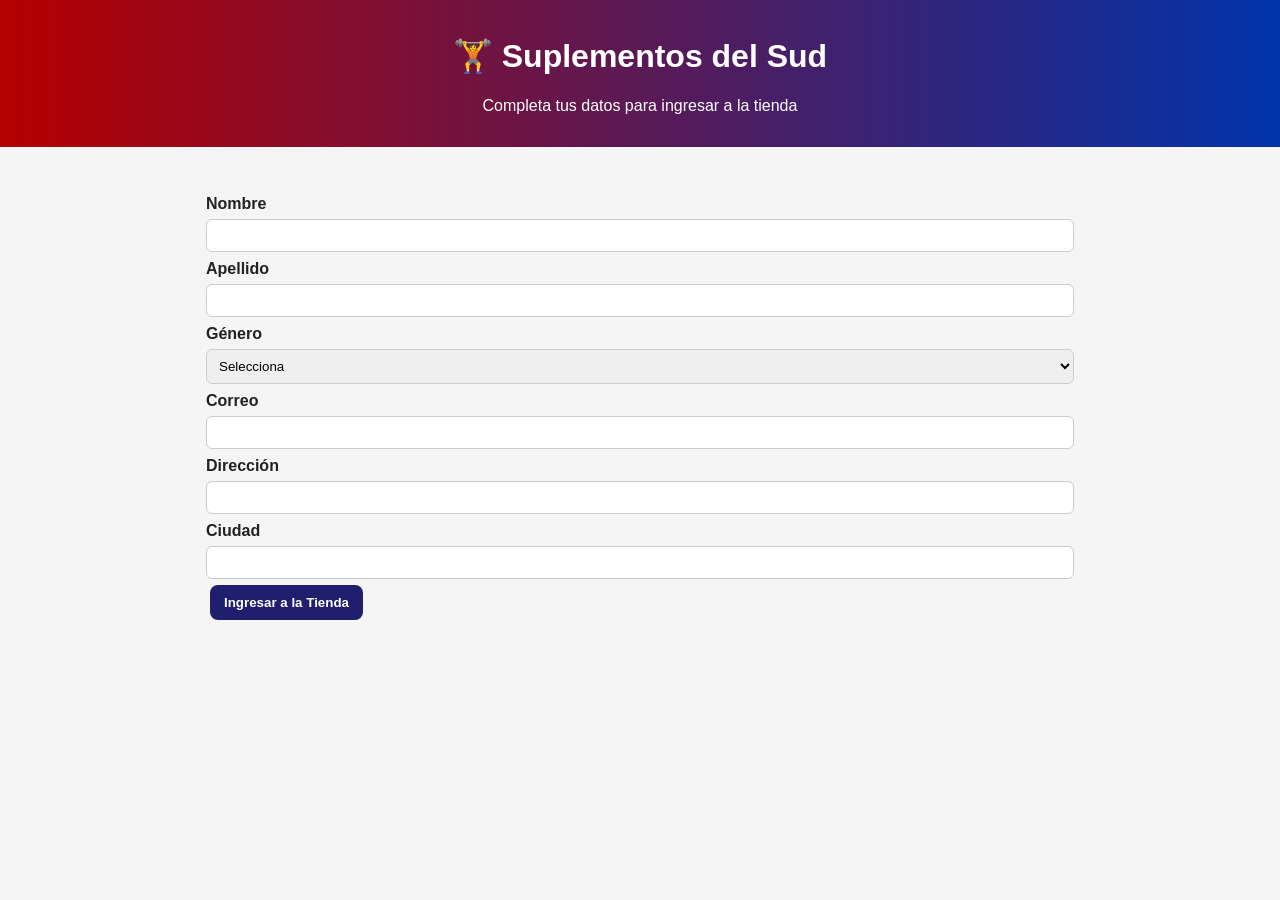
<file: index.html>
<!DOCTYPE html>
<html lang="es">
<head>
  <meta charset="utf-8" />
  <meta name="viewport" content="width=device-width,initial-scale=1" />
  <title>Registro - Suplementos del Sud</title>
  <link rel="stylesheet" href="style.css">
  <script src="script.js" defer></script>
</head>
<body>
  <header>
    <h1>🏋️ Suplementos del Sud</h1>
    <p>Completa tus datos para ingresar a la tienda</p>
  </header>

  <main>
    <label>Nombre</label>
    <input id="nombre" type="text" required>

    <label>Apellido</label>
    <input id="apellido" type="text" required>

    <label>Género</label>
    <select id="genero">
      <option value="">Selecciona</option>
      <option>Masculino</option>
      <option>Femenino</option>
    </select>

    <label>Correo</label>
    <input id="correo" type="email" required>

    <label>Dirección</label>
    <input id="direccion" type="text">

    <label>Ciudad</label>
    <input id="ciudad" type="text">

    <button id="btnIrTienda" class="btn-principal" type="button">Ingresar a la Tienda</button>
  </main>

  <!-- ✅ Script adicional -->
  <script>
    document.getElementById("btnIrTienda").addEventListener("click", () => {
      // Validar campos obligatorios
      const nombre = document.getElementById("nombre").value.trim();
      const apellido = document.getElementById("apellido").value.trim();
      const correo = document.getElementById("correo").value.trim();

      if (!nombre || !apellido || !correo) {
        alert("⚠️ Por favor completa los campos obligatorios (nombre, apellido y correo).");
        return;
      }

      // Guardar datos del cliente en localStorage
      const cliente = {
        nombre,
        apellido,
        genero: document.getElementById("genero").value,
        correo,
        direccion: document.getElementById("direccion").value.trim(),
        ciudad: document.getElementById("ciudad").value.trim()
      };

      localStorage.setItem("cliente", JSON.stringify(cliente));

      // Redirigir a la tienda
      window.location.href = "tienda.html";
    });
  </script>
</body>
</html>
</file>
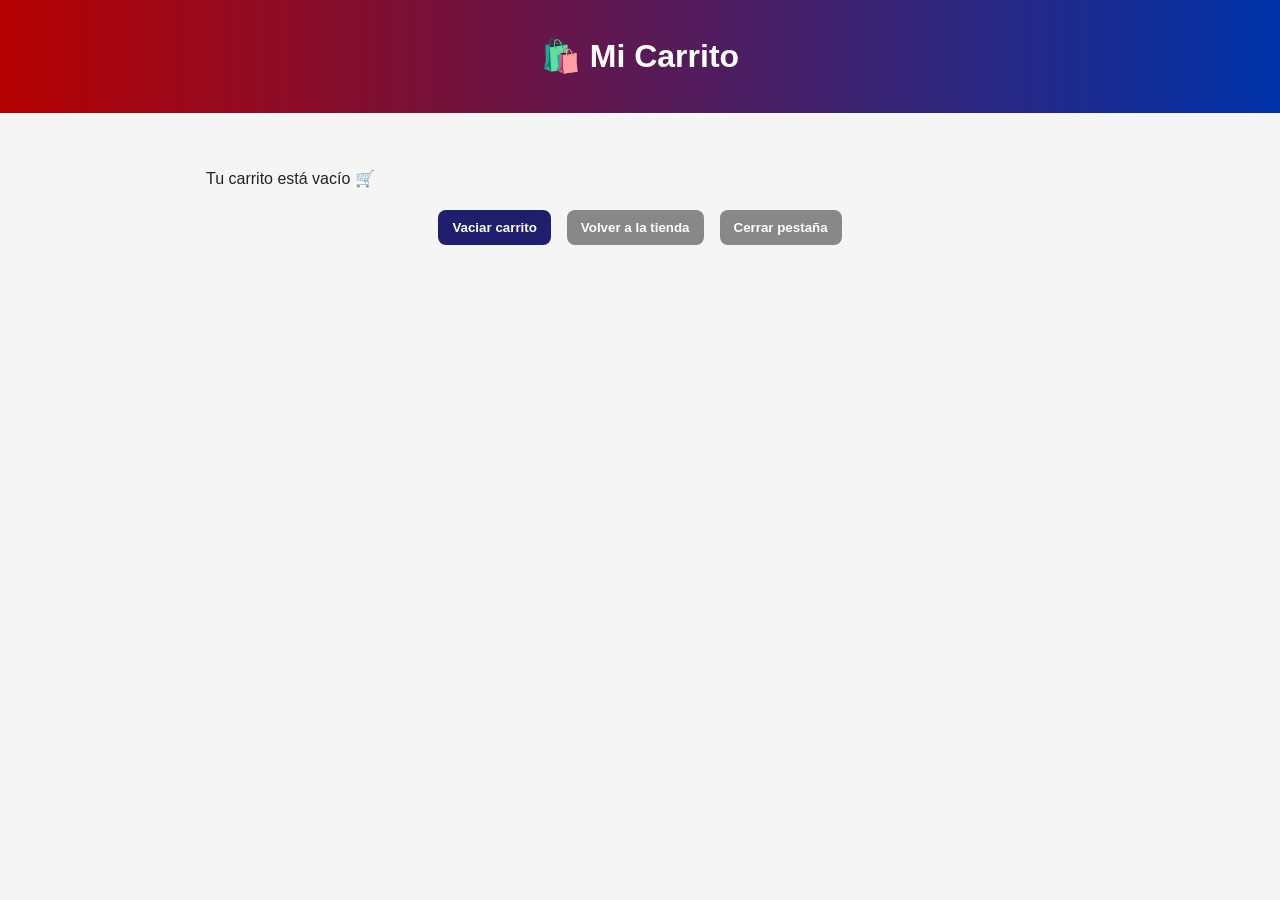
<file: carrito.html>
<!DOCTYPE html>
<html lang="es">
<head>
  <meta charset="UTF-8">
  <meta name="viewport" content="width=device-width, initial-scale=1.0">
  <title>Mi Carrito - Suplementos del Sud</title>
  <link rel="stylesheet" href="style.css">
  <script src="carrito.js" defer></script>
</head>
<body>
  <header>
    <h1>🛍️ Mi Carrito</h1>
  </header>

  <main>
    <div id="carrito-contenido">
      <p>Tu carrito está vacío 🛒</p>
    </div>

    <div class="acciones">
      <button class="btn-principal" onclick="vaciarCarrito()">Vaciar carrito</button>
      <button class="btn-volver" onclick="window.open('tienda.html', '_self')">Volver a la tienda</button>
      <button class="btn-volver" onclick="window.close()">Cerrar pestaña</button>
    </div>
  </main>
</body>
</html>
</file>
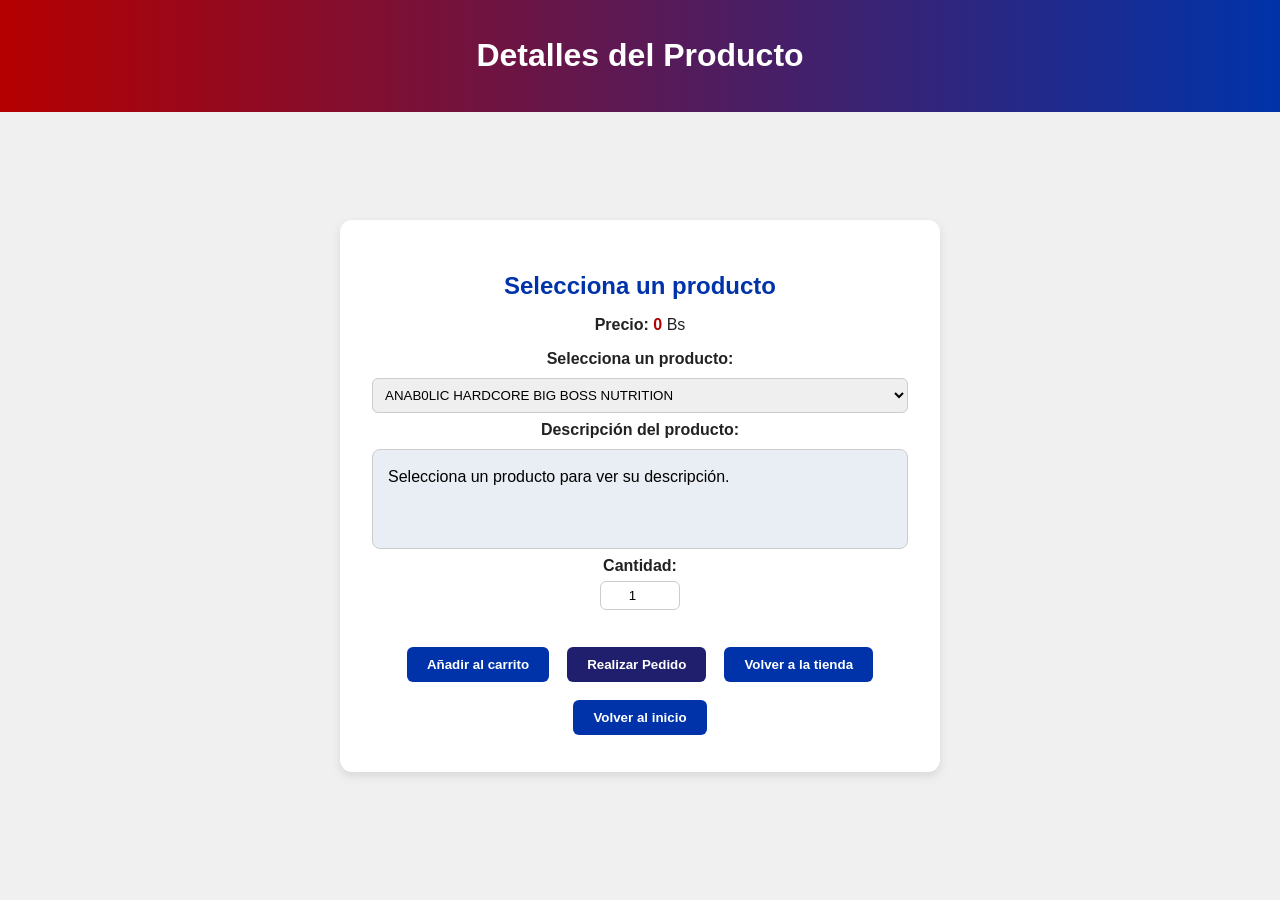
<file: detalles.html>
<!DOCTYPE html>
<html lang="es">
<head>
  <meta charset="UTF-8">
  <title>Detalles del Producto - Suplementos del Sud</title>
  <link rel="stylesheet" href="style.css">

<style>
  body { background: #f0f0f0; }
  .descripcion {
    background: #d0e0f5;
    color: #000;
    font-size: 16px;
    padding: 20px;
    border-radius: 8px;
    margin-top: 15px;
  }
</style>


  <style>
    main {
      display: flex;
      flex-direction: column;
      align-items: center;
      justify-content: center;
      gap: 2rem;
      min-height: 80vh;
      padding: 2rem;
    }

    .detalles-cuadro {
      background: white;
      border-radius: 12px;
      padding: 2rem;
      width: 90%;
      max-width: 600px;
      box-shadow: 0 4px 10px rgba(0,0,0,0.1);
      text-align: center;
      transition: transform 0.3s ease, box-shadow 0.3s ease;
    }

    .detalles-cuadro:hover {
      transform: translateY(-5px);
      box-shadow: 0 6px 15px rgba(0,0,0,0.15);
    }

    #tituloProducto {
      color: #0033aa;
      margin-bottom: 1rem;
    }

    #precioProducto {
      color: #b50000;
      font-weight: bold;
    }

    .descripcion {
      width: 100%;
      background: #e9eef5; /* Gris azulado claro */
      color: #222; /* Texto oscuro */
      border-radius: 8px;
      padding: 15px;
      border: 1px solid #ccc;
      text-align: justify;
      margin-top: 10px;
      min-height: 100px;
      line-height: 1.5;
    }

    input[type="number"] {
      width: 80px;
      padding: 6px;
      text-align: center;
      border-radius: 6px;
      border: 1px solid #ccc;
      margin-bottom: 1rem;
    }

    button {
      background: #0033aa;
      color: white;
      border: none;
      padding: 10px 20px;
      border-radius: 6px;
      cursor: pointer;
      margin: 5px;
      transition: background 0.3s;
    }

    button:hover {
      background: #b50000;
    }

    select {
      padding: 8px;
      border-radius: 6px;
      border: 1px solid #ccc;
      margin-top: 10px;
    }

    .acciones {
      text-align: center;
      margin-top: 1rem;
    }
  </style>
</head>
<body>
  <header>
    <h1>Detalles del Producto</h1>
  </header>

  <main>
    <div class="detalles-cuadro">
      <h2 id="tituloProducto">Selecciona un producto</h2>
      <p><strong>Precio:</strong> <span id="precioProducto">0</span> Bs</p>

      <label for="productoSeleccionado"><strong>Selecciona un producto:</strong></label>
      <select id="productoSeleccionado">
        <optgroup label="🏋️ Proteínas">
          <option value="ANAB0LIC HARDCORE BIG BOSS NUTRITION">ANAB0LIC HARDCORE BIG BOSS NUTRITION</option>
          <option value="WHEY PHROM DRAGON 5lb">WHEY PHROM DRAGON 5lb</option>
          <option value="PROSTAR WHEY ULTIMATE NUTRITION">PROSTAR WHEY ULTIMATE NUTRITION</option>
        </optgroup>

        <optgroup label="⚡ Creatinas">
          <option value="Creatina Dragon Pharma Monohidratada">Creatina Dragon Pharma Monohidratada</option>
          <option value="Prossups AMERICANA">Prossups AMERICANA</option>
          <option value="CREATINA CELLUCOR">CREATINA CELLUCOR</option>
        </optgroup>

        <optgroup label="💊 Vitaminas">
          <option value="OMEGA 3 de 130 cápsulas">OMEGA 3 de 130 cápsulas</option>
          <option value="VITAMINA C">VITAMINA C</option>
          <option value="COLAGENO + ÁCIDO HIALUROICO">COLAGENO + ÁCIDO HIALUROICO</option>
        </optgroup>

        <optgroup label="🔥 Quemadores de Grasa">
          <option value="Muscletech Hydroxycut Hardcore Elite">Muscletech Hydroxycut Hardcore Elite</option>
          <option value="Leanbean Leanbean">Leanbean Leanbean</option>
          <option value="JetFuel Thermo">JetFuel Thermo</option>
        </optgroup>
      </select>

      <label><strong>Descripción del producto:</strong></label>
      <div id="descripcion" class="descripcion">
        Selecciona un producto para ver su descripción.
      </div>

      <label for="cantidadDetalle"><strong>Cantidad:</strong></label>
      <input type="number" id="cantidadDetalle" min="1" value="1">

      <div class="acciones">
        <button id="btnAñadirDetalle">Añadir al carrito</button>
        <button id="btnRealizarPedido" class="btn-principal" type="button">Realizar Pedido</button>
        <button onclick="window.open('tienda.html','_self')">Volver a la tienda</button>
        <button onclick="window.open('index.html','_self')">Volver al inicio</button>
      </div>
    </div>
  </main>

  <script src="script.js"></script>
  <script>
document.addEventListener("DOMContentLoaded", () => {
  const select = document.getElementById("productoSeleccionado");
  const descripcionEl = document.getElementById("descripcion");
  const tituloEl = document.getElementById("tituloProducto");
  const precioEl = document.getElementById("precioProducto");

  // Mapas de precios y descripciones
  const precios = {
    "ANAB0LIC HARDCORE BIG BOSS NUTRITION": 230,
    "WHEY PHROM DRAGON 5lb": 850,
    "PROSTAR WHEY ULTIMATE NUTRITION": 850,
    "Creatina Dragon Pharma Monohidratada": 360,
    "Prossups AMERICANA": 300,
    "CREATINA CELLUCOR": 360,
    "OMEGA 3 de 130 cápsulas": 180,
    "VITAMINA C": 160,
    "COLAGENO + ÁCIDO HIALUROICO": 200,
    "Muscletech Hydroxycut Hardcore Elite": 490,
    "Leanbean Leanbean": 400,
    "JetFuel Thermo": 520
  };

  const descripciones = {
    "ANAB0LIC HARDCORE BIG BOSS NUTRITION": "ANAB0LIC HARDCORE BIG BOSS NUTRITION es un suplemento de fórmula avanzada diseñado para potenciar el crecimiento muscular y mejorar la fuerza. Su combinación de ingredientes busca estimular la síntesis de proteínas y optimizar el rendimiento físico. Se recomienda consumir 1 cápsula después del entrenamiento o según las indicaciones del fabricante. Es importante mantener una dieta equilibrada y acompañar su uso con una rutina de ejercicios adecuada.",
    "WHEY PHROM DRAGON 5lb": "WHEY PHROM DRAGON 5lb es una proteína de suero de alta pureza, ideal para promover el crecimiento y la recuperación muscular. Aporta aminoácidos esenciales y BCAA que ayudan a reparar el tejido muscular post-entrenamiento. Se recomienda tomar un scoop (30g) con agua o leche después del entrenamiento o como suplemento proteico diario.",
    "PROSTAR WHEY ULTIMATE NUTRITION": "PROSTAR WHEY ULTIMATE NUTRITION combina aislado y concentrado de proteína de suero de leche para una absorción eficiente. Favorece la regeneración muscular y el aumento de masa magra. Se recomienda consumir 1 scoop (30g) después del entrenamiento o entre comidas para alcanzar los requerimientos diarios de proteínas.",
    "Creatina Dragon Pharma Monohidratada": "Creatina Dragon Pharma Monohidratada es una fuente pura de creatina que incrementa la fuerza, el rendimiento y la energía muscular. Aumenta las reservas de fosfocreatina, mejorando la potencia y la resistencia. Se recomienda tomar 5g diarios disueltos en agua o jugo, preferentemente después del entrenamiento.",
    "Prossups AMERICANA": "La Creatina Prossups Americana proporciona creatina monohidratada micronizada para favorecer la fuerza, energía y masa muscular. Mejora el rendimiento en ejercicios de alta intensidad y reduce la fatiga. Se toma una porción de 5g diarios con abundante agua, idealmente post-entrenamiento.",
    "CREATINA CELLUCOR": "CREATINA CELLUCOR es una creatina monohidratada micronizada de alta pureza que mejora el rendimiento, la fuerza y la recuperación. Su formulación facilita la absorción muscular. Se recomienda consumir 3-5g diarios, disueltos en agua o tu batido post-entrenamiento.",
    "OMEGA 3 de 130 cápsulas": "El suplemento OMEGA 3 de 130 cápsulas contiene ácidos grasos esenciales EPA y DHA que contribuyen a la salud del corazón, articulaciones y cerebro. Se recomienda consumir de 1 a 3 cápsulas diarias junto con las comidas.",
    "VITAMINA C": "La VITAMINA C ayuda al fortalecimiento del sistema inmunológico, la producción de colágeno y la protección celular contra el daño oxidativo. Se recomienda tomar 1 cápsula diaria (500-1000mg) preferiblemente con alimentos.",
    "COLAGENO + ÁCIDO HIALUROICO": "El suplemento COLÁGENO + ÁCIDO HIALURÓNICO favorece la elasticidad de la piel, la salud articular y la hidratación corporal. Se recomienda consumir 10g diarios disueltos en agua o jugo, preferiblemente en ayunas.",
    "Muscletech Hydroxycut Hardcore Elite": "Muscletech Hydroxycut Hardcore Elite es un potente termogénico diseñado para acelerar el metabolismo y mejorar el enfoque durante el entrenamiento. Contiene cafeína y extractos naturales que ayudan a la pérdida de grasa. Se recomienda tomar 1 cápsula por la mañana y otra antes del entrenamiento. Evitar su consumo en la noche.",
    "Leanbean Leanbean": "Leanbean Leanbean es un quemador de grasa formulado especialmente para mujeres. Contiene glucomanano, extracto de café verde y cromo, que ayudan a controlar el apetito y aumentar la energía. Se recomienda tomar 2 cápsulas antes de cada comida principal con abundante agua.",
    "JetFuel Thermo": "JetFuel Thermo es un termogénico avanzado con cafeína, té verde y L-carnitina que acelera el metabolismo, aumenta la energía y favorece la quema de grasa. Se recomienda consumir 1 cápsula dos veces al día, preferentemente por la mañana y antes del entrenamiento."
  };

  // Intenta leer producto guardado usando varias claves
  const posiblesClaves = ["productoSeleccionado", "productoDetalle", "productoSeleccionadoGuardar", "producto"];
  let productoGuardado = null;

  for (const clave of posiblesClaves) {
    try {
      const raw = localStorage.getItem(clave);
      if (!raw) continue;
      const parsed = JSON.parse(raw);
      // parsed puede ser string o objeto { nombre, precio }
      if (typeof parsed === "string") {
        productoGuardado = { nombre: parsed, precio: precios[parsed] || 0 };
      } else if (parsed && (parsed.nombre || parsed.name)) {
        productoGuardado = { nombre: parsed.nombre || parsed.name, precio: parsed.precio || parsed.price || precios[parsed.nombre || parsed.name] || 0 };
      }
      if (productoGuardado) {
        console.log("producto guardado encontrado en localStorage key:", clave, productoGuardado);
        break;
      }
    } catch (e) {
      console.warn("Error parseando localStorage clave", clave, e);
    }
  }

  // función para asegurar que existe esa option en el select (si no, la añade)
  function ensureOptionExists(nombre) {
    if (!nombre) return;
    const exists = Array.from(select.options).some(opt => opt.value === nombre);
    if (!exists) {
      const opt = document.createElement("option");
      opt.value = nombre;
      opt.textContent = nombre;
      // añadir al final del select
      select.appendChild(opt);
      console.log("Option añadida dinámicamente al select:", nombre);
    }
  }

  // función que actualiza la vista según nombre
  function actualizarVistaPorNombre(nombre) {
    if (!nombre) {
      tituloEl.textContent = "Selecciona un producto";
      precioEl.textContent = "0";
      descripcionEl.innerHTML = "Selecciona un producto para ver su descripción.";
      return;
    }
    tituloEl.textContent = nombre;
    precioEl.textContent = precios[nombre] !== undefined ? precios[nombre] : (productoGuardado && productoGuardado.precio) || 0;
    descripcionEl.innerHTML = descripciones[nombre] || "Sin descripción disponible.";
  }

  // Si hay producto guardado, seleccionarlo y actualizar vista
  if (productoGuardado && productoGuardado.nombre) {
    ensureOptionExists(productoGuardado.nombre);
    select.value = productoGuardado.nombre;
    actualizarVistaPorNombre(productoGuardado.nombre);
  } else {
    // no hay producto guardado: deja valores por defecto
    actualizarVistaPorNombre(null);
  }

  // evento change del select
  select.addEventListener("change", (e) => {
    const nombre = e.target.value;
    actualizarVistaPorNombre(nombre);
  });

  // Conectar botones (sin cambiar comportamiento existente)
  const btnAñadir = document.getElementById("btnAñadirDetalle");
  if (btnAñadir) {
    btnAñadir.addEventListener("click", () => {
      const nombre = select.value;
      const precio = parseFloat(precioEl.textContent) || 0;
      const cantidad = parseInt(document.getElementById("cantidadDetalle").value) || 1;
      if (!nombre || precio <= 0 || cantidad < 1) {
        alert("⚠️ Selecciona un producto válido y una cantidad.");
        return;
      }
      // añadirCarrito viene de script.js — si da error revisa consola
      try {
        añadirCarrito(nombre, "cantidadDetalle", precio);
      } catch (err) {
        console.error("añadirCarrito no está definida. Revisa script.js", err);
        alert("Error: la función añadirCarrito no está disponible. Verifica script.js");
      }
    });
  }

  const btnPedido = document.getElementById("btnRealizarPedido");
  if (btnPedido) {
    btnPedido.addEventListener("click", () => {
      const carrito = JSON.parse(localStorage.getItem("carrito")) || [];
      if (!carrito || carrito.length === 0) {
        alert("⚠️ No hay productos en el carrito para realizar el pedido.");
        return;
      }
      // Si usas realizarPedido() de script.js puedes llamarlo; si no, mantiene alerta
      if (typeof realizarPedido === "function") {
        realizarPedido();
      } else {
        alert("✅ Pedido realizado con éxito. Gracias por tu compra.");
        localStorage.removeItem("carrito");
      }
    });
  }

  console.log("detalles.html inicializado correctamente.");
});
</script>

</body>
</html>
</file>
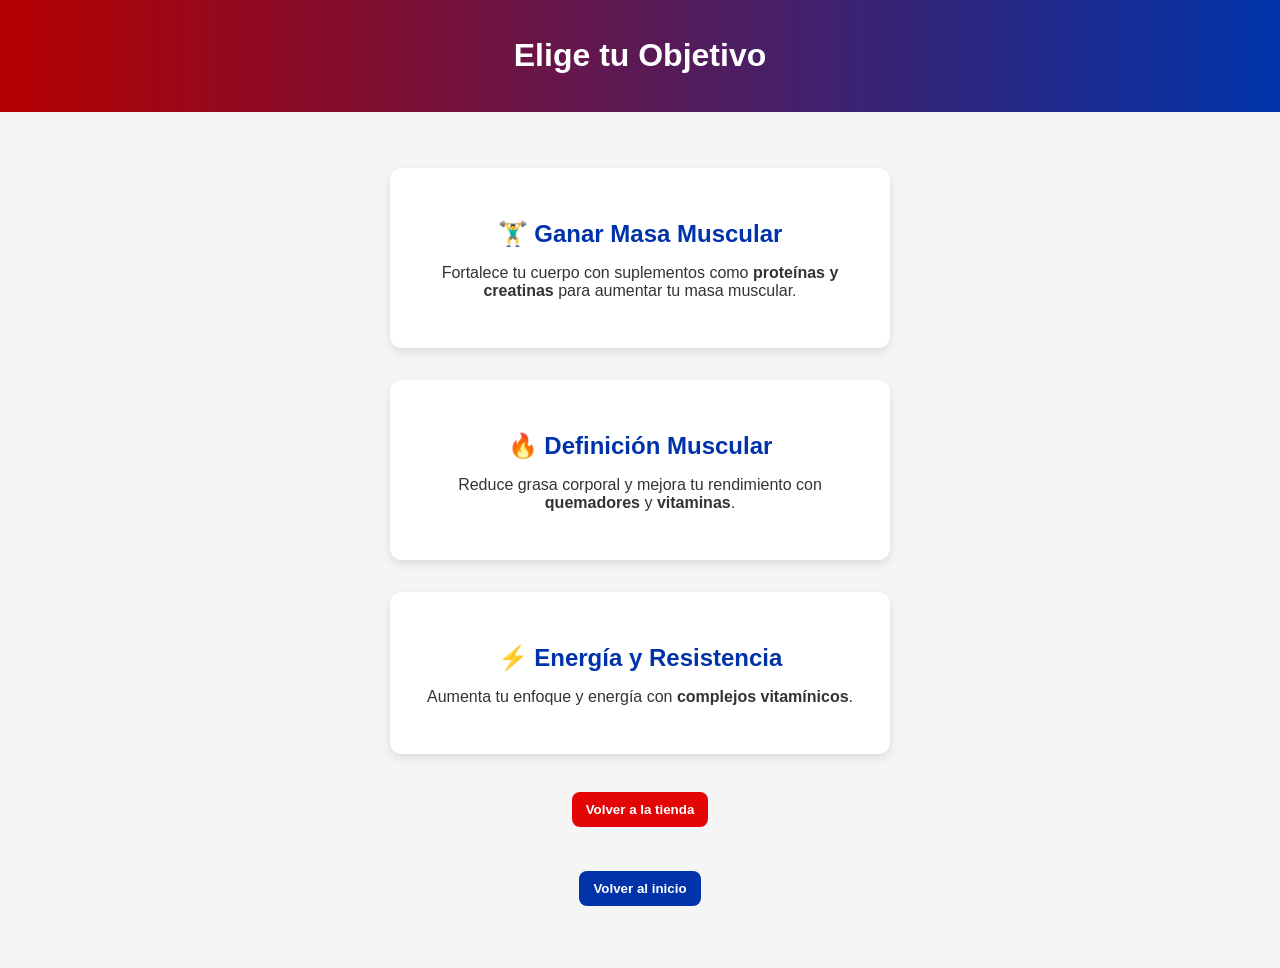
<file: objetivos.html>
<!DOCTYPE html>
<html lang="es">
<head>
  <meta charset="UTF-8">
  <title>Según tu objetivo</title>
  <link rel="stylesheet" href="style.css">
  <style>
    /* Estilos específicos para la página de objetivos */
    main {
      display: flex;
      flex-direction: column;
      align-items: center;
      justify-content: center;
      gap: 2rem;
      padding: 2rem;
      min-height: 80vh;
    }

    .objetivo {
      background: white;
      border-radius: 12px;
      padding: 2rem;
      width: 90%;
      max-width: 500px;
      text-align: center;
      box-shadow: 0 4px 10px rgba(0,0,0,0.1);
      transition: transform 0.3s ease, box-shadow 0.3s ease;
    }

    .objetivo:hover {
      transform: translateY(-5px);
      box-shadow: 0 6px 15px rgba(0,0,0,0.15);
    }

    .objetivo h2 {
      color: #0033aa;
      margin-bottom: 1rem;
    }

    .objetivo p {
      color: #333;
      font-size: 1rem;
    }

    .btn-volver {
      background: #0033aa;
      color: white;
      border: none;
      padding: 10px 20px;
      border-radius: 6px;
      cursor: pointer;
      transition: background 0.3s;
    }

    .btn-volver:hover {
      background: #b50000;
    }
  </style>
</head>
<body>
  <header>
    <h1>Elige tu Objetivo</h1>
  </header>

  <main>
    <div class="objetivo">
      <h2>🏋️‍♂️ Ganar Masa Muscular</h2>
      <p>Fortalece tu cuerpo con suplementos como <b>proteínas y creatinas</b> para aumentar tu masa muscular.</p>
    </div>

    <div class="objetivo">
      <h2>🔥 Definición Muscular</h2>
      <p>Reduce grasa corporal y mejora tu rendimiento con <b>quemadores</b>  y <b>vitaminas</b>.</p>
    </div>

    <div class="objetivo">
      <h2>⚡ Energía y Resistencia</h2>
      <p>Aumenta tu enfoque y energía con  <b>complejos vitamínicos</b>.</p>
    </div>
    <button class="btn-volver-tienda">Volver a la tienda</button>
    <button class="btn-volver-inicio">Volver al inicio</button>
  </main>

  <script src="script.js"></script>
</body>
</html>
</file>
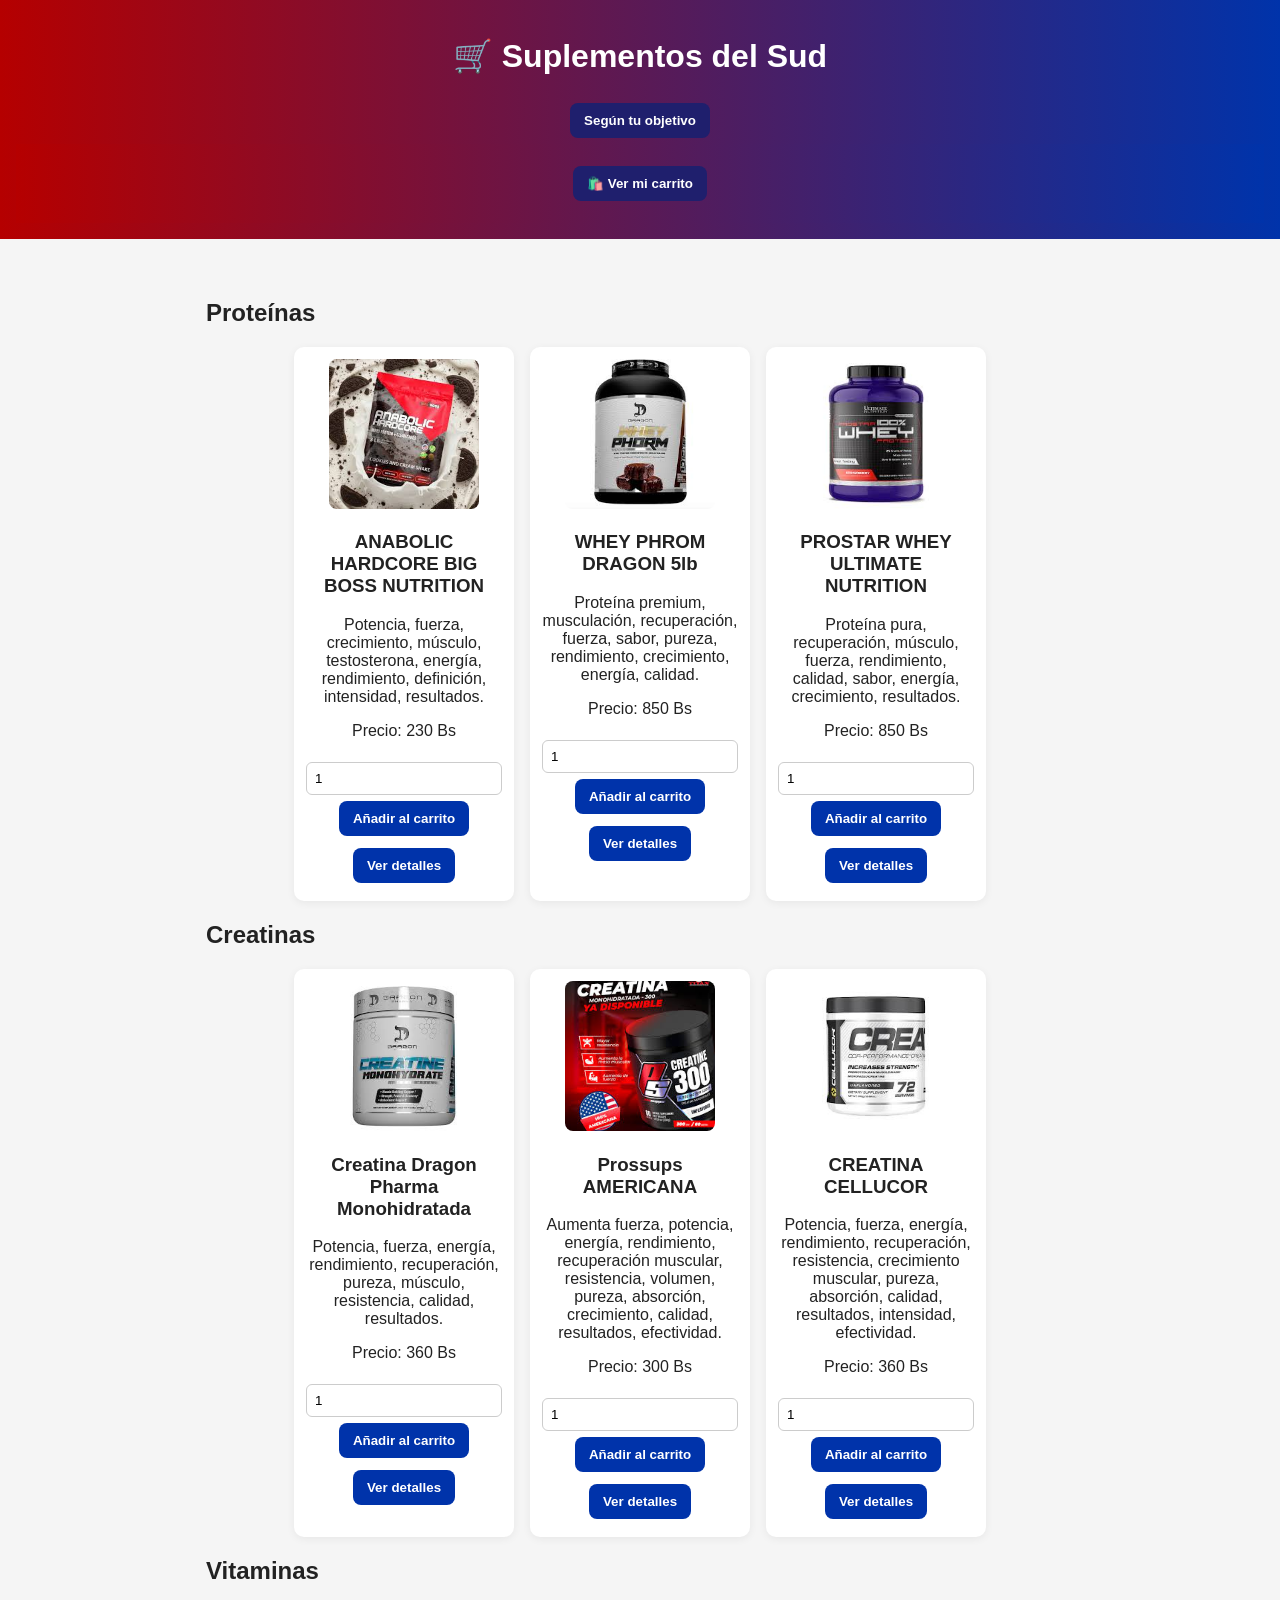
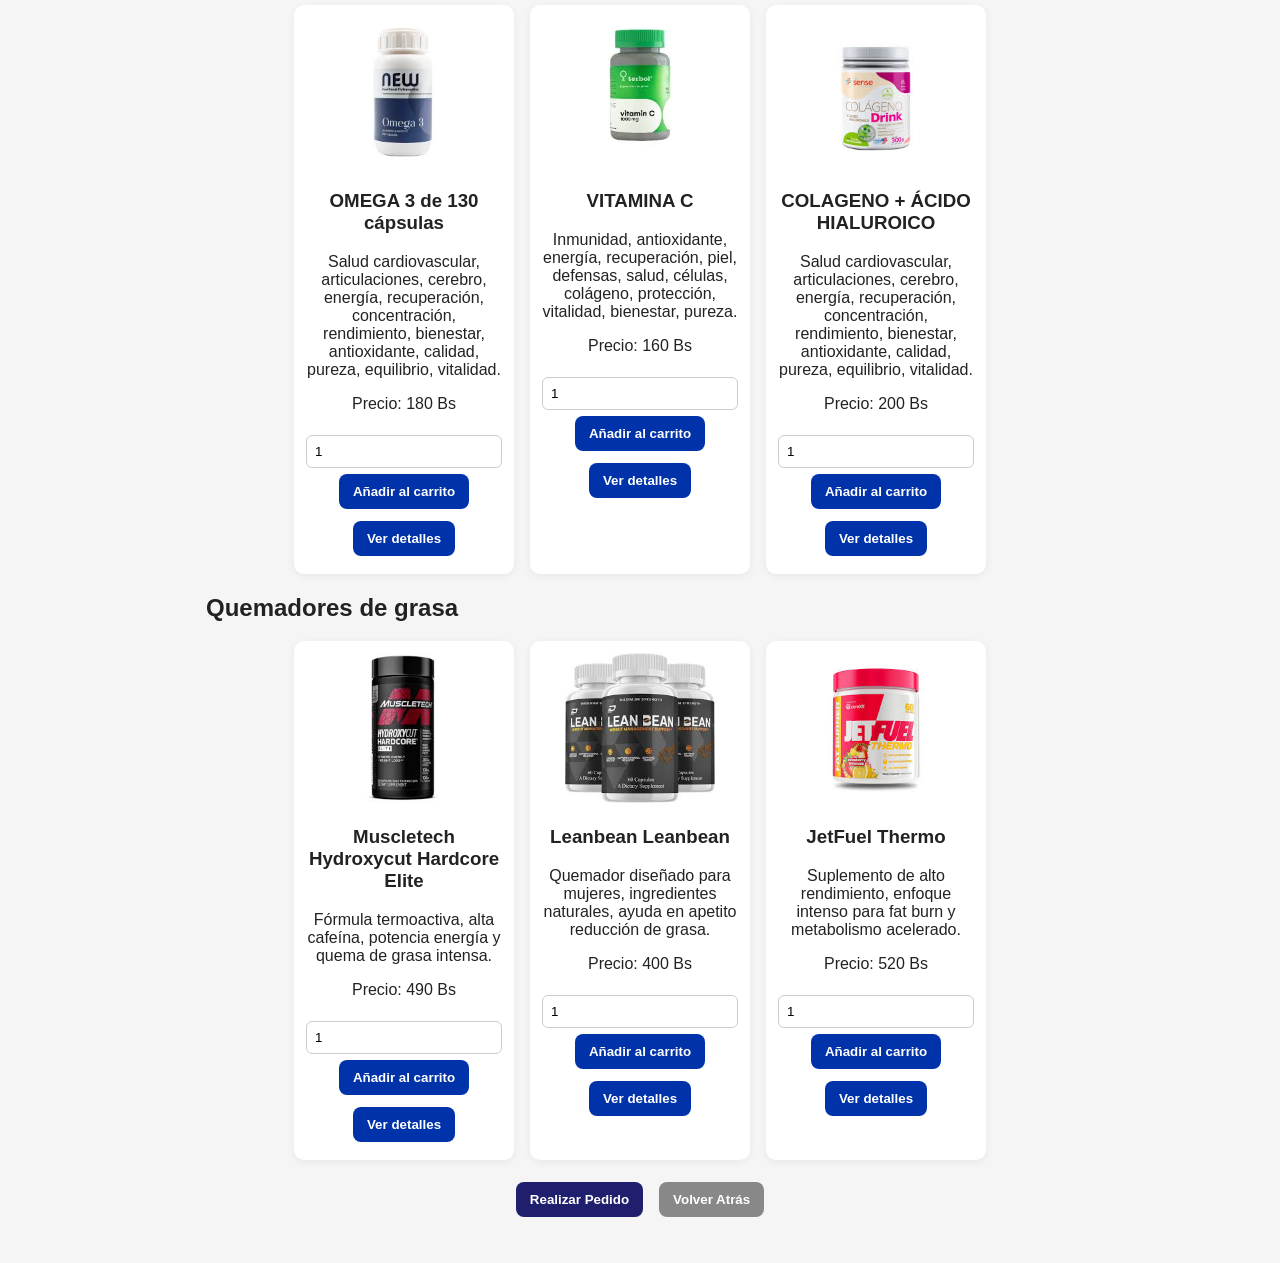
<file: tienda.html>
<!DOCTYPE html>
<html lang="es">
<head>
  <meta charset="utf-8" />
  <meta name="viewport" content="width=device-width,initial-scale=1" />
  <title>Tienda - Suplementos del Sud</title>
  <link rel="stylesheet" href="style.css">
  <script src="script.js" defer></script>
</head>
<body>
  <header>
    <h1>🛒 Suplementos del Sud</h1>
    <div class="header-actions">
      <button onclick="window.open('objetivos.html','_blank')" class="btn-principal">Según tu objetivo</button>
    <header>
 
  <div class="header-actions">
    
    <button onclick="window.open('carrito.html','_blank')" class="btn-principal">🛍️ Ver mi carrito</button>
  </div>
</header>
    </div>
  </header>

  <main class="tienda">
    <!-- CATEGORÍA: PROTEÍNAS -->
    <section>
      <h2>Proteínas</h2>
      <div class="productos">
        <div class="producto">
          <img src="img/descarga.jpeg" alt="ANABOLIC HARDCORE BIG BOSS NUTRITION">
          <h3>ANABOLIC HARDCORE BIG BOSS NUTRITION</h3>
          <p>Potencia, fuerza, crecimiento, músculo, testosterona, energía, rendimiento, definición, intensidad, resultados.</p>
          <p class="precio">Precio: <span>230 Bs</span></p>
          <input type="number" id="cant1" min="1" value="1">
          <button onclick="añadirCarrito('ANABOLIC HARDCORE BIG BOSS NUTRITION','cant1',230)">Añadir al carrito</button>
          <button onclick="verDetalles('ANABOLIC HARDCORE BIG BOSS NUTRITION',230)">Ver detalles</button>
        </div>

        <div class="producto">
          <img src="img/descarga (1).jpeg" alt="WHEY PHROM DRAGON 5lb">
          <h3>WHEY PHROM DRAGON 5lb </h3>
          <p>Proteína premium, musculación, recuperación, fuerza, sabor, pureza, rendimiento, crecimiento, energía, calidad.</p>
          <p class="precio">Precio: <span>850 Bs</span></p>
          <input type="number" id="cant2" min="1" value="1">
          <button onclick="añadirCarrito('WHEY PHROM DRAGON 5lb','cant2',850)">Añadir al carrito</button>
          <button onclick="verDetalles('WHEY PHROM DRAGON 5lb',850)">Ver detalles</button>
        </div>

        <div class="producto">
          <img src="img/descarga (2).jpeg" alt="PROSTAR WHEY ULTIMATE NUTRITION">
          <h3> PROSTAR WHEY ULTIMATE NUTRITION </h3>
          <p>Proteína pura, recuperación, músculo, fuerza, rendimiento, calidad, sabor, energía, crecimiento, resultados.</p>
          <p class="precio">Precio: <span>850 Bs</span></p>
          <input type="number" id="cant3" min="1" value="1">
          <button onclick="añadirCarrito('PROSTAR WHEY ULTIMATE NUTRITION','cant3',850)">Añadir al carrito</button>
          <button onclick="verDetalles('PROSTAR WHEY ULTIMATE NUTRITION',850)">Ver detalles</button>
        </div>
      </div>
    </section>

    <!-- CATEGORÍA: CREATINAS -->
    <section>
      <h2>Creatinas</h2>
      <div class="productos">
        <div class="producto">
          <img src="img/descarga (3).jpeg" alt="Creatina Dragon Pharma Monohidratada">
          <h3>Creatina Dragon Pharma Monohidratada</h3>
          <p>Potencia, fuerza, energía, rendimiento, recuperación, pureza, músculo, resistencia, calidad, resultados.</p>
          <p class="precio">Precio: <span>360 Bs</span></p>
          <input type="number" id="cant4" min="1" value="1">
          <button onclick="añadirCarrito('Creatina Dragon Pharma Monohidratada','cant4',360)">Añadir al carrito</button>
          <button onclick="verDetalles('Creatina Dragon Pharma Monohidratada',360)">Ver detalles</button>
        </div>

        <div class="producto">
          <img src="img/descarga (4).jpeg" alt="Prossups AMERICANA">
          <h3> Prossups AMERICANA</h3>
          <p>Aumenta fuerza, potencia, energía, rendimiento, recuperación muscular, resistencia, volumen, pureza, absorción, crecimiento, calidad, resultados, efectividad.</p>
          <p class="precio">Precio: <span>300 Bs</span></p>
          <input type="number" id="cant5" min="1" value="1">
          <button onclick="añadirCarrito('Prossups AMERICANA','cant5',300)">Añadir al carrito</button>
          <button onclick="verDetalles('Prossups AMERICANA',300)">Ver detalles</button>
        </div>
        <div class="producto">
          <img src="img/descarga (5).jpeg" alt="CREATINA CELLUCOR ">
          <h3>CREATINA CELLUCOR </h3>
          <p>Potencia, fuerza, energía, rendimiento, recuperación, resistencia, crecimiento muscular, pureza, absorción, calidad, resultados, intensidad, efectividad.</p>
          <p class="precio">Precio: <span>360 Bs</span></p>
          <input type="number" id="cant4" min="1" value="1">
          <button onclick="añadirCarrito('CREATINA CELLUCOR','cant4',360)">Añadir al carrito</button>
          <button onclick="verDetalles('CREATINA CELLUCOR',360)">Ver detalles</button>
        </div>
      </div>
    </section>
    

    <!-- CATEGORÍA: VITAMINAS -->
    <section>
      <h2>Vitaminas</h2>
      <div class="productos">
        <div class="producto">
          <img src="img/descarga (6).jpeg" alt="OMEGA 3 de 130 cápsulas">
          <h3>OMEGA 3 de 130 cápsulas</h3>
          <p>Salud cardiovascular, articulaciones, cerebro, energía, recuperación, concentración, rendimiento, bienestar, antioxidante, calidad, pureza, equilibrio, vitalidad.</p>
          <p class="precio">Precio: <span>180 Bs</span></p>
          <input type="number" id="cant6" min="1" value="1">
          <button onclick="añadirCarrito('OMEGA 3 de 130 cápsulas','cant6',180)">Añadir al carrito</button>
          <button onclick="verDetalles('OMEGA 3 de 130 cápsulas',180)">Ver detalles</button>
        </div>

        <div class="producto">
          <img src="img/descarga (7).jpeg" alt="VITAMINA C">
          <h3>VITAMINA C</h3>
          <p>Inmunidad, antioxidante, energía, recuperación, piel, defensas, salud, células, colágeno, protección, vitalidad, bienestar, pureza.</p>
          <p class="precio">Precio: <span>160 Bs</span></p>
          <input type="number" id="cant7" min="1" value="1">
          <button onclick="añadirCarrito('VITAMINA C','cant7',160)">Añadir al carrito</button>
          <button onclick="verDetalles('VITAMINA C',160)">Ver detalles</button>
        </div>

        <div class="producto">
          <img src="img/descarga (8).jpeg" alt="COLAGENO + ÁCIDO HIALUROICO">
          <h3>COLAGENO + ÁCIDO HIALUROICO</h3>
          <p>Salud cardiovascular, articulaciones, cerebro, energía, recuperación, concentración, rendimiento, bienestar, antioxidante, calidad, pureza, equilibrio, vitalidad. </p>
          <p class="precio">Precio: <span>200 Bs</span></p>
          <input type="number" id="cant8" min="1" value="1">
          <button onclick="añadirCarrito('COLAGENO + ÁCIDO HIALUROICO','cant8',200)">Añadir al carrito</button>
          <button onclick="verDetalles('COLAGENO + ÁCIDO HIALUROICO',200)">Ver detalles</button>
        </div>
      </div>
    </section>
    <!-- CATEGORÍA: QUEMADORES DE GRASA -->
    <section>
      <h2> Quemadores de grasa</h2>
      <div class="productos">
        <div class="producto">
          <img src="img/descarga (9).jpeg" alt="Quemadores de grasa">
          <h3>Muscletech Hydroxycut Hardcore Elite</h3>
          <p>Fórmula termoactiva, alta cafeína, potencia energía y quema de grasa intensa. </p>
          <p class="precio">Precio: <span>490 Bs</span></p>
          <input type="number" id="cant6" min="1" value="1">
          <button onclick="añadirCarrito('Muscletech Hydroxycut Hardcore Elita','cant6',490)">Añadir al carrito</button>
          <button onclick="verDetalles('Muscletech Hydroxycut Hardcore Elit',490)">Ver detalles</button>
        </div>

        <div class="producto">
          <img src="img/descarga (10).jpeg" alt="Leanbean Leanbean ">
          <h3>Leanbean Leanbean</h3>
          <p>Quemador diseñado para mujeres, ingredientes naturales, ayuda en apetito reducción de grasa.</p>
          <p class="precio">Precio: <span>400 Bs</span></p>
          <input type="number" id="cant7" min="1" value="1">
          <button onclick="añadirCarrito('Leanbean Leanbean ','cant7',400)">Añadir al carrito</button>
          <button onclick="verDetalles('Leanbean Leanbean ',400)">Ver detalles</button>
        </div>

        <div class="producto">
          <img src="img/descarga (11).jpeg" alt="JetFuel Thermo">
          <h3>JetFuel Thermo</h3>
          <p>Suplemento de alto rendimiento, enfoque intenso para fat burn y metabolismo acelerado.</p>
          <p class="precio">Precio: <span>520 Bs</span></p>
          <input type="number" id="cant8" min="1" value="1">
          <button onclick="añadirCarrito('JetFuel Thermo','cant8',520)">Añadir al carrito</button>
          <button onclick="verDetalles('JetFuel Thermo',520)">Ver detalles</button>
        </div>
        
      </div>
    </section>

    <div class="acciones">
      <button id="btnRealizarPedido" class="btn-principal" type="button">Realizar Pedido</button>
     <button class="btn-volver" type="button" onclick="volverAInicio()">Volver Atrás</button>
    </div>
  </main>
</body>
</html>
</file>
<file: style.css>
*{box-sizing:border-box;font-family:Poppins,Arial, sans-serif}
body{margin:0;background:#f5f5f5;color:#222}
header{background:linear-gradient(90deg,#b50000,#0033aa);color:#fff;padding:1rem;text-align:center}
main{max-width:900px;margin:1.5rem auto;padding:1rem}
label{display:block;margin-top:8px;font-weight:600}
input,select{width:100%;padding:8px;margin-top:6px;border-radius:6px;border:1px solid #ccc}
button{padding:10px 14px;border-radius:8px;border:none;cursor:pointer;background:#0033aa;color:white;font-weight:600;margin:6px 4px}
button:hover{background:#b50000}
.productos{display:flex;flex-wrap:wrap;gap:1rem;justify-content:center}
.producto{background:#fff;padding:12px;border-radius:10px;box-shadow:0 2px 8px rgba(0,0,0,.06);width:220px;text-align:center}
.producto img{width:150px;height:150px;object-fit:cover;border-radius:8px}
.acciones{display:flex;flex-wrap:wrap;gap:8px;justify-content:center;margin-top:1rem}
.btn-principal{background:#1f1f6d}
.btn-volver{background:#888}
.btn-volver-tienda{background:#e40606}
/* === PANEL DEL CARRITO === */
.panel-carrito {
  display: none;
  position: fixed;
  top: 50%;
  left: 50%;
  transform: translate(-50%, -50%);
  background: white;
  color: #222;
  padding: 20px;
  border-radius: 16px;
  box-shadow: 0 0 15px rgba(0,0,0,0.4);
  width: 320px;
  z-index: 1000;
}

.panel-carrito h2 {
  text-align: center;
  margin-bottom: 10px;
}

.acciones-carrito {
  display: flex;
  justify-content: space-between;
  margin-top: 15px;
}

.acciones-carrito button {
  background: #b50000;
  color: white;
  border: none;
  border-radius: 8px;
  padding: 8px 12px;
  cursor: pointer;
}

.acciones-carrito button:hover {
  background: #0033aa;
}

/* === BOTÓN FLOTANTE === */
.btn-flotante {
  position: fixed;
  bottom: 20px;
  right: 20px;
  background: linear-gradient(90deg, #b50000, #0033aa);
  color: white;
  padding: 12px 20px;
  border: none;
  border-radius: 25px;
  cursor: pointer;
  box-shadow: 0 4px 10px rgba(0,0,0,0.3);
  transition: transform 0.2s ease, opacity 0.3s ease;
}

.btn-flotante:hover {
  transform: scale(1.1);
}
.descripcion {
  background: #e9eef5 !important;
  color: #000 !important;
}
</file>
